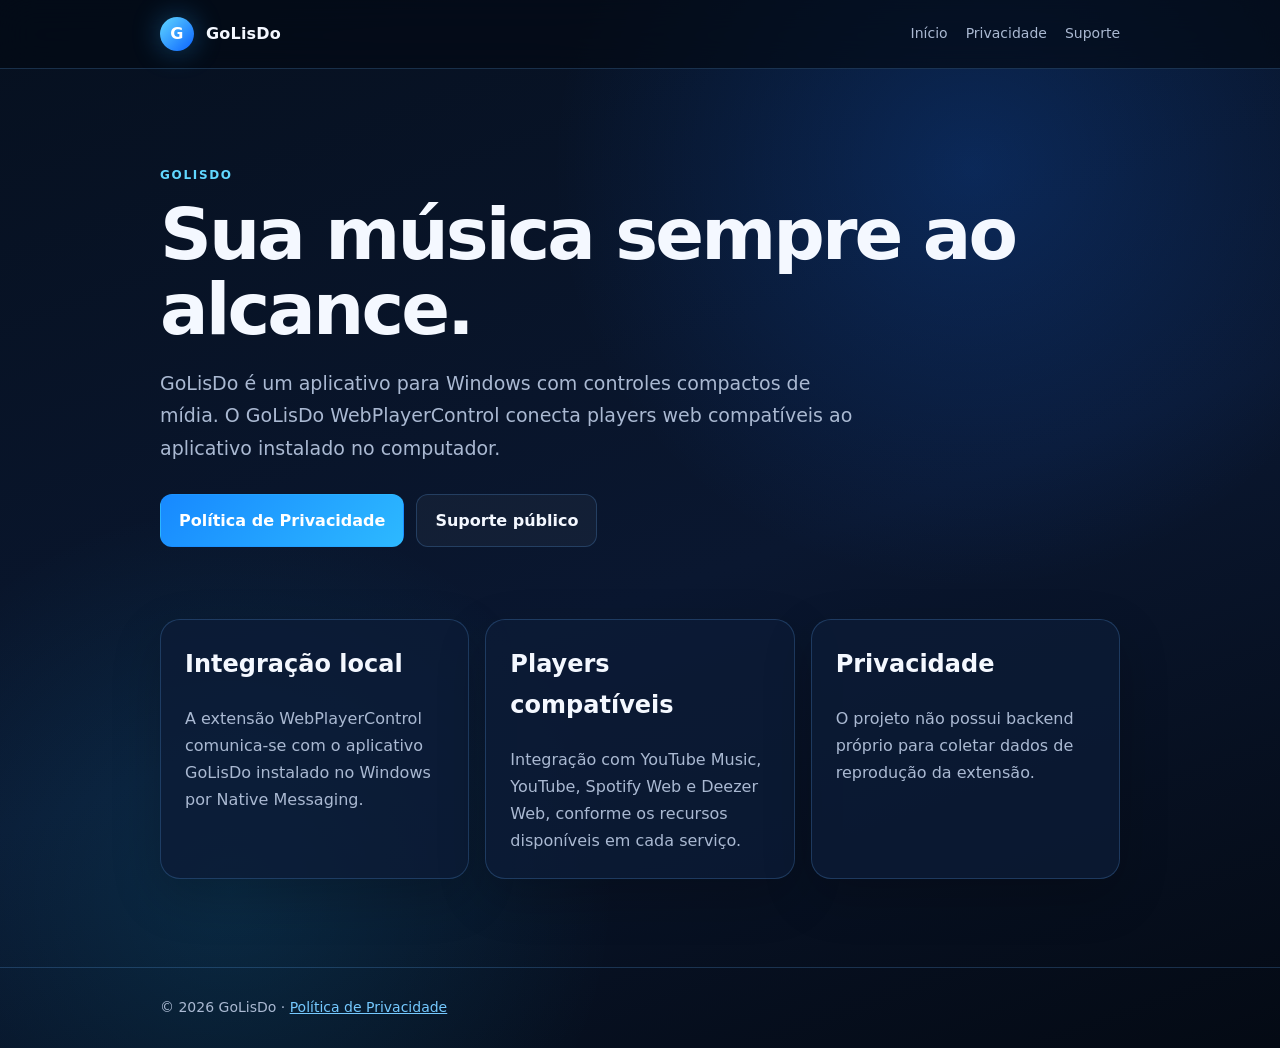
<file: site/index.html>
<!doctype html>
<html lang="pt-BR">
<head>
  <meta charset="utf-8">
  <meta name="viewport" content="width=device-width,initial-scale=1">
  <meta name="description" content="GoLisDo — controles de mídia para Windows e integração com players web compatíveis.">
  <title>GoLisDo</title>
  <link rel="stylesheet" href="./assets/styles.css">
</head>
<body>
<header>
  <nav class="wrap">
    <a class="brand" href="./"><span class="mark">G</span><span>GoLisDo</span></a>
    <div class="navlinks">
      <a href="./">Início</a>
      <a href="./privacy/">Privacidade</a>
      <a href="https://github.com/Videljr/golisdo-site/issues">Suporte</a>
    </div>
  </nav>
</header>

<main>
  <section class="hero wrap">
    <div class="kicker">GoLisDo</div>
    <h1>Sua música sempre ao alcance.</h1>
    <p>GoLisDo é um aplicativo para Windows com controles compactos de mídia. O GoLisDo WebPlayerControl conecta players web compatíveis ao aplicativo instalado no computador.</p>
    <div class="actions">
      <a class="btn primary" href="./privacy/">Política de Privacidade</a>
      <a class="btn secondary" href="https://github.com/Videljr/golisdo-site/issues">Suporte público</a>
    </div>
  </section>

  <section class="grid wrap">
    <div class="card">
      <h2>Integração local</h2>
      <p>A extensão WebPlayerControl comunica-se com o aplicativo GoLisDo instalado no Windows por Native Messaging.</p>
    </div>
    <div class="card">
      <h2>Players compatíveis</h2>
      <p>Integração com YouTube Music, YouTube, Spotify Web e Deezer Web, conforme os recursos disponíveis em cada serviço.</p>
    </div>
    <div class="card">
      <h2>Privacidade</h2>
      <p>O projeto não possui backend próprio para coletar dados de reprodução da extensão.</p>
    </div>
  </section>
</main>

<footer><div class="wrap">© 2026 GoLisDo · <a href="./privacy/">Política de Privacidade</a></div></footer>
</body>
</html>
</file>
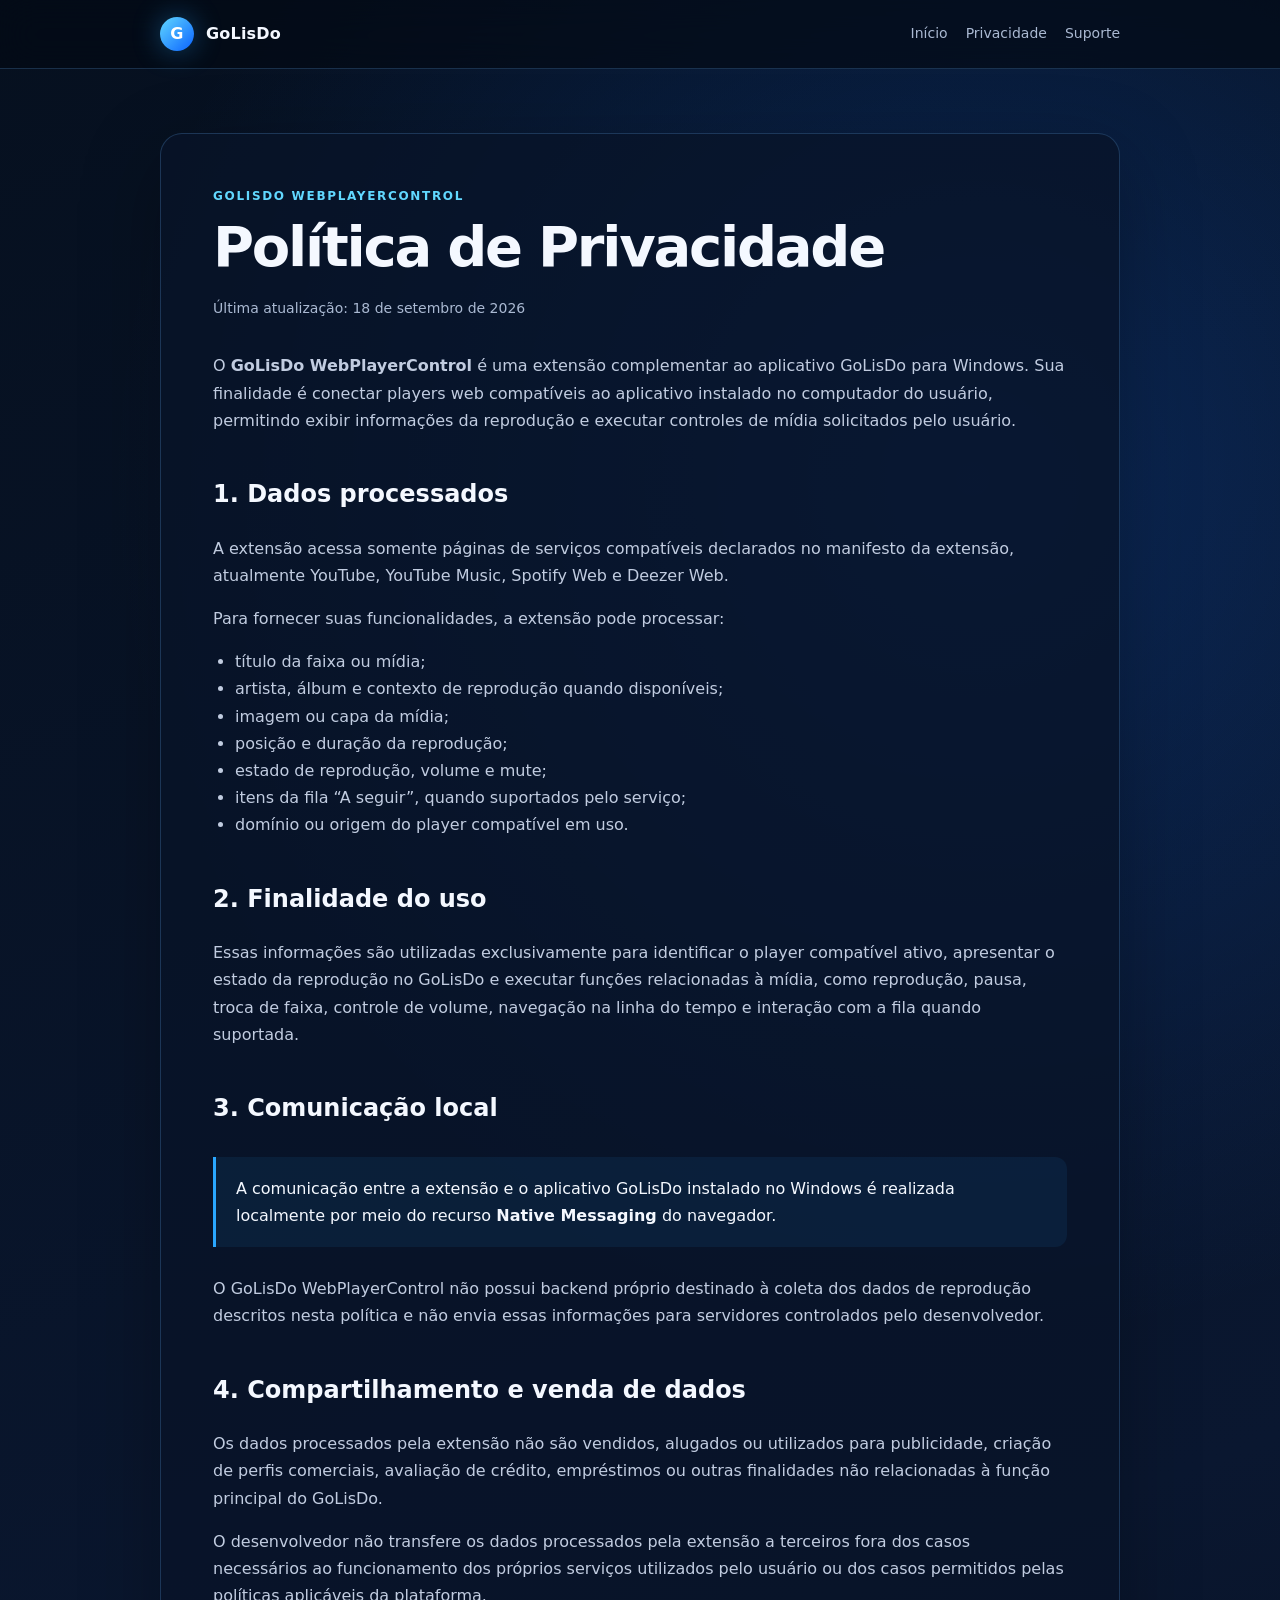
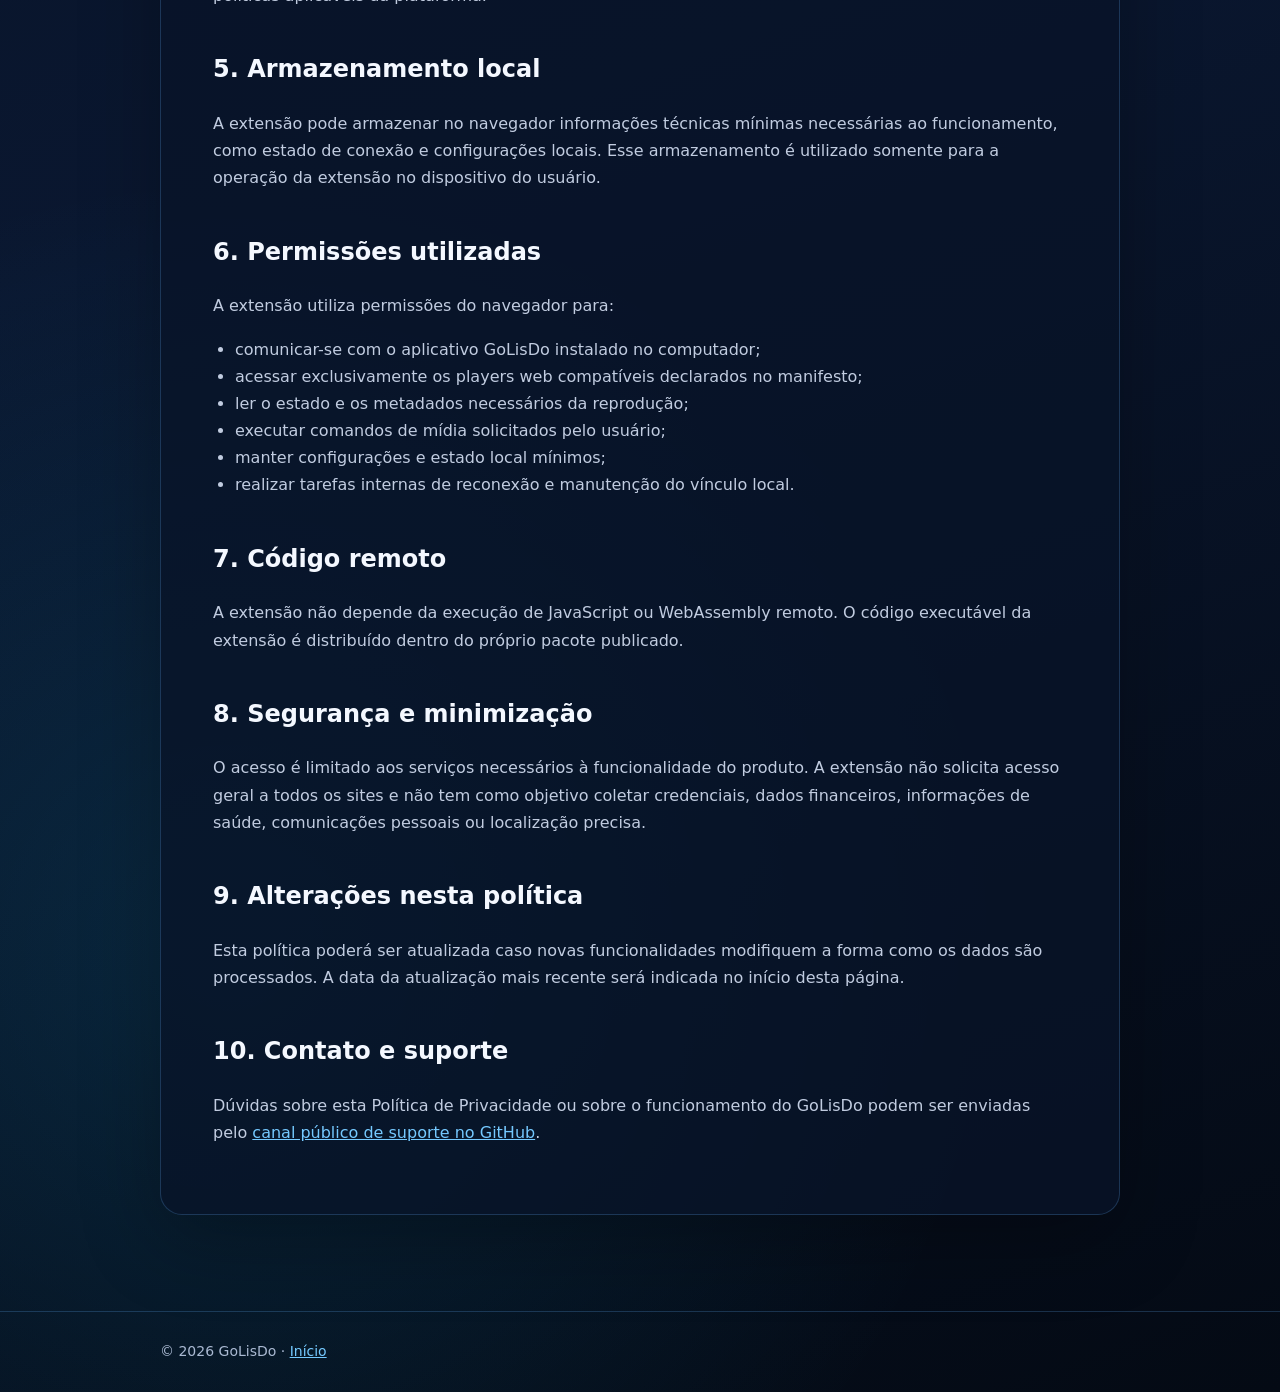
<file: site/privacy/index.html>
<!doctype html>
<html lang="pt-BR">
<head>
  <meta charset="utf-8">
  <meta name="viewport" content="width=device-width,initial-scale=1">
  <meta name="description" content="Política de Privacidade do GoLisDo WebPlayerControl.">
  <title>Política de Privacidade — GoLisDo</title>
  <link rel="stylesheet" href="../assets/styles.css">
</head>
<body>
<header>
  <nav class="wrap">
    <a class="brand" href="../"><span class="mark">G</span><span>GoLisDo</span></a>
    <div class="navlinks">
      <a href="../">Início</a>
      <a href="./">Privacidade</a>
      <a href="https://github.com/Videljr/golisdo-site/issues">Suporte</a>
    </div>
  </nav>
</header>

<main class="policy wrap">
  <article>
    <div class="kicker">GoLisDo WebPlayerControl</div>
    <h1>Política de Privacidade</h1>
    <div class="meta">Última atualização: 18 de setembro de 2026</div>

    <p>O <strong>GoLisDo WebPlayerControl</strong> é uma extensão complementar ao aplicativo GoLisDo para Windows. Sua finalidade é conectar players web compatíveis ao aplicativo instalado no computador do usuário, permitindo exibir informações da reprodução e executar controles de mídia solicitados pelo usuário.</p>

    <h2>1. Dados processados</h2>
    <p>A extensão acessa somente páginas de serviços compatíveis declarados no manifesto da extensão, atualmente YouTube, YouTube Music, Spotify Web e Deezer Web.</p>
    <p>Para fornecer suas funcionalidades, a extensão pode processar:</p>
    <ul>
      <li>título da faixa ou mídia;</li>
      <li>artista, álbum e contexto de reprodução quando disponíveis;</li>
      <li>imagem ou capa da mídia;</li>
      <li>posição e duração da reprodução;</li>
      <li>estado de reprodução, volume e mute;</li>
      <li>itens da fila “A seguir”, quando suportados pelo serviço;</li>
      <li>domínio ou origem do player compatível em uso.</li>
    </ul>

    <h2>2. Finalidade do uso</h2>
    <p>Essas informações são utilizadas exclusivamente para identificar o player compatível ativo, apresentar o estado da reprodução no GoLisDo e executar funções relacionadas à mídia, como reprodução, pausa, troca de faixa, controle de volume, navegação na linha do tempo e interação com a fila quando suportada.</p>

    <h2>3. Comunicação local</h2>
    <div class="notice">
      A comunicação entre a extensão e o aplicativo GoLisDo instalado no Windows é realizada localmente por meio do recurso <strong>Native Messaging</strong> do navegador.
    </div>
    <p>O GoLisDo WebPlayerControl não possui backend próprio destinado à coleta dos dados de reprodução descritos nesta política e não envia essas informações para servidores controlados pelo desenvolvedor.</p>

    <h2>4. Compartilhamento e venda de dados</h2>
    <p>Os dados processados pela extensão não são vendidos, alugados ou utilizados para publicidade, criação de perfis comerciais, avaliação de crédito, empréstimos ou outras finalidades não relacionadas à função principal do GoLisDo.</p>
    <p>O desenvolvedor não transfere os dados processados pela extensão a terceiros fora dos casos necessários ao funcionamento dos próprios serviços utilizados pelo usuário ou dos casos permitidos pelas políticas aplicáveis da plataforma.</p>

    <h2>5. Armazenamento local</h2>
    <p>A extensão pode armazenar no navegador informações técnicas mínimas necessárias ao funcionamento, como estado de conexão e configurações locais. Esse armazenamento é utilizado somente para a operação da extensão no dispositivo do usuário.</p>

    <h2>6. Permissões utilizadas</h2>
    <p>A extensão utiliza permissões do navegador para:</p>
    <ul>
      <li>comunicar-se com o aplicativo GoLisDo instalado no computador;</li>
      <li>acessar exclusivamente os players web compatíveis declarados no manifesto;</li>
      <li>ler o estado e os metadados necessários da reprodução;</li>
      <li>executar comandos de mídia solicitados pelo usuário;</li>
      <li>manter configurações e estado local mínimos;</li>
      <li>realizar tarefas internas de reconexão e manutenção do vínculo local.</li>
    </ul>

    <h2>7. Código remoto</h2>
    <p>A extensão não depende da execução de JavaScript ou WebAssembly remoto. O código executável da extensão é distribuído dentro do próprio pacote publicado.</p>

    <h2>8. Segurança e minimização</h2>
    <p>O acesso é limitado aos serviços necessários à funcionalidade do produto. A extensão não solicita acesso geral a todos os sites e não tem como objetivo coletar credenciais, dados financeiros, informações de saúde, comunicações pessoais ou localização precisa.</p>

    <h2>9. Alterações nesta política</h2>
    <p>Esta política poderá ser atualizada caso novas funcionalidades modifiquem a forma como os dados são processados. A data da atualização mais recente será indicada no início desta página.</p>

    <h2>10. Contato e suporte</h2>
    <p>Dúvidas sobre esta Política de Privacidade ou sobre o funcionamento do GoLisDo podem ser enviadas pelo <a href="https://github.com/Videljr/golisdo-site/issues">canal público de suporte no GitHub</a>.</p>
  </article>
</main>

<footer><div class="wrap">© 2026 GoLisDo · <a href="../">Início</a></div></footer>
</body>
</html>
</file>
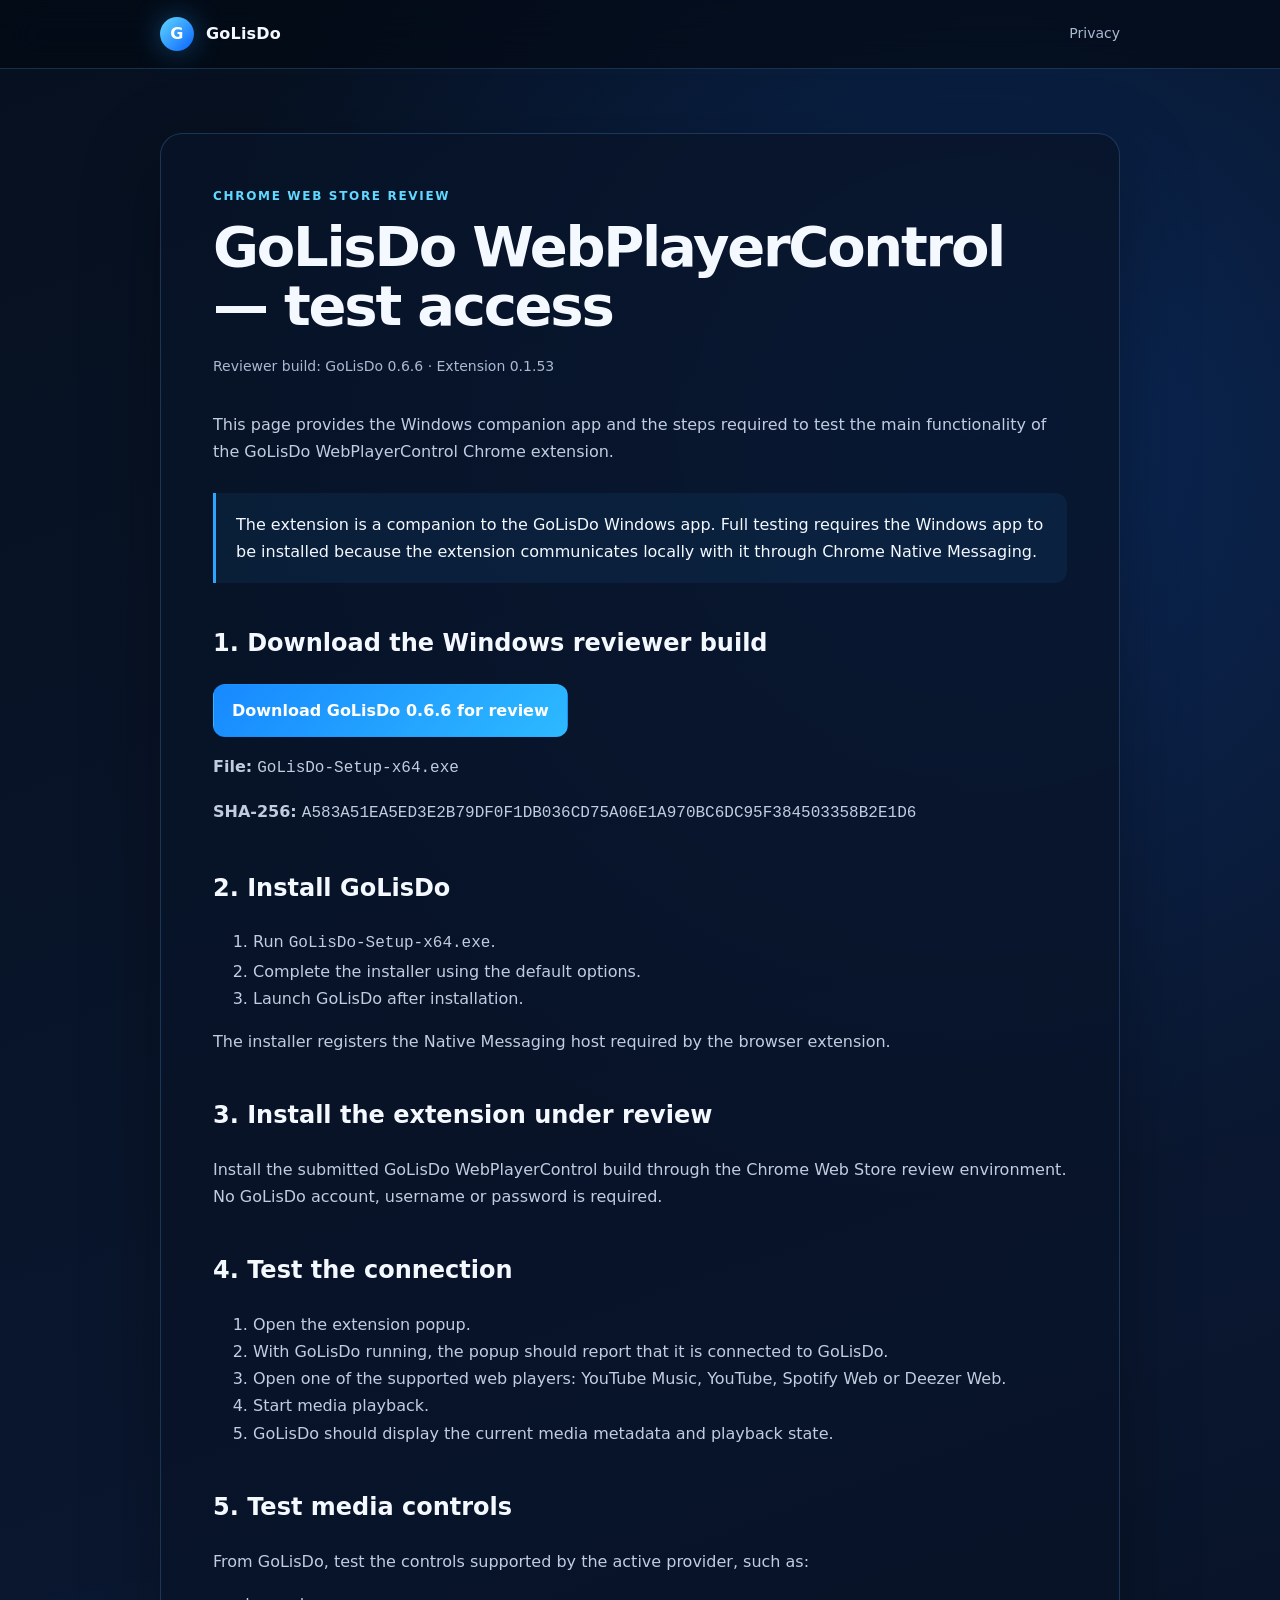
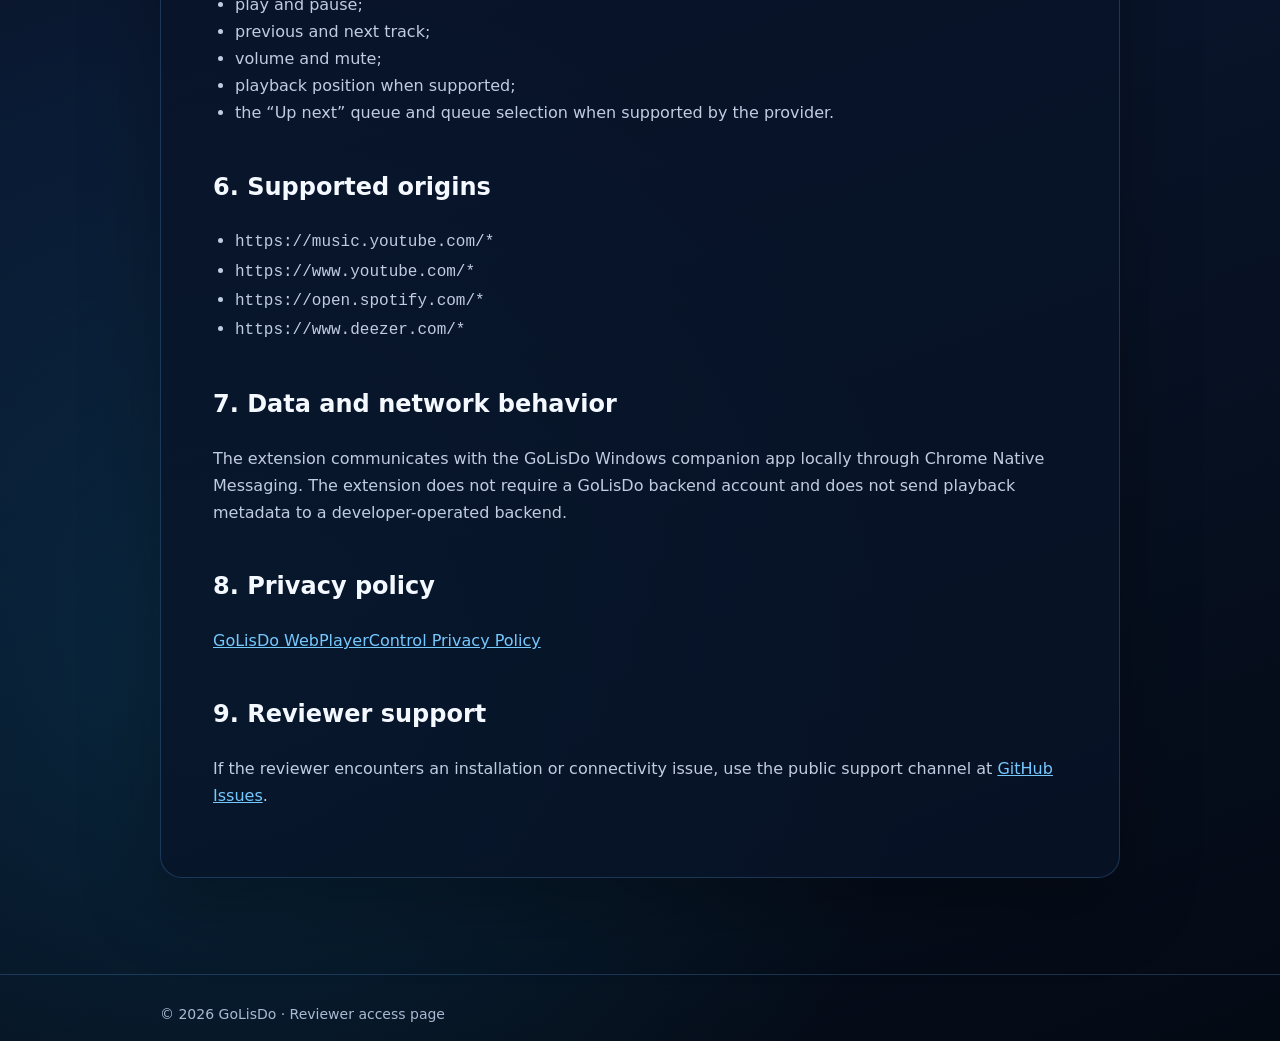
<file: site/reviewer/index.html>
<!doctype html>
<html lang="en">
<head>
  <meta charset="utf-8">
  <meta name="viewport" content="width=device-width,initial-scale=1">
  <meta name="robots" content="noindex,nofollow,noarchive">
  <meta name="description" content="GoLisDo WebPlayerControl review instructions for Chrome Web Store reviewers.">
  <title>GoLisDo WebPlayerControl — Reviewer Access</title>
  <link rel="stylesheet" href="../assets/styles.css">
</head>
<body>
<header>
  <nav class="wrap">
    <a class="brand" href="../"><span class="mark">G</span><span>GoLisDo</span></a>
    <div class="navlinks">
      <a href="../privacy/">Privacy</a>
    </div>
  </nav>
</header>

<main class="policy wrap">
  <article>
    <div class="kicker">Chrome Web Store review</div>
    <h1>GoLisDo WebPlayerControl — test access</h1>
    <div class="meta">Reviewer build: GoLisDo 0.6.6 · Extension 0.1.53</div>

    <p>This page provides the Windows companion app and the steps required to test the main functionality of the GoLisDo WebPlayerControl Chrome extension.</p>

    <div class="notice">
      The extension is a companion to the GoLisDo Windows app. Full testing requires the Windows app to be installed because the extension communicates locally with it through Chrome Native Messaging.
    </div>

    <h2>1. Download the Windows reviewer build</h2>
    <p>
      <a class="btn primary" href="https://github.com/Videljr/golisdo-site/releases/download/reviewer-0.6.6/GoLisDo-Setup-x64.exe">
        Download GoLisDo 0.6.6 for review
      </a>
    </p>
    <p><strong>File:</strong> <code>GoLisDo-Setup-x64.exe</code></p>
    <p><strong>SHA-256:</strong> <code>A583A51EA5ED3E2B79DF0F1DB036CD75A06E1A970BC6DC95F384503358B2E1D6</code></p>

    <h2>2. Install GoLisDo</h2>
    <ol>
      <li>Run <code>GoLisDo-Setup-x64.exe</code>.</li>
      <li>Complete the installer using the default options.</li>
      <li>Launch GoLisDo after installation.</li>
    </ol>
    <p>The installer registers the Native Messaging host required by the browser extension.</p>

    <h2>3. Install the extension under review</h2>
    <p>Install the submitted GoLisDo WebPlayerControl build through the Chrome Web Store review environment. No GoLisDo account, username or password is required.</p>

    <h2>4. Test the connection</h2>
    <ol>
      <li>Open the extension popup.</li>
      <li>With GoLisDo running, the popup should report that it is connected to GoLisDo.</li>
      <li>Open one of the supported web players: YouTube Music, YouTube, Spotify Web or Deezer Web.</li>
      <li>Start media playback.</li>
      <li>GoLisDo should display the current media metadata and playback state.</li>
    </ol>

    <h2>5. Test media controls</h2>
    <p>From GoLisDo, test the controls supported by the active provider, such as:</p>
    <ul>
      <li>play and pause;</li>
      <li>previous and next track;</li>
      <li>volume and mute;</li>
      <li>playback position when supported;</li>
      <li>the “Up next” queue and queue selection when supported by the provider.</li>
    </ul>

    <h2>6. Supported origins</h2>
    <ul>
      <li><code>https://music.youtube.com/*</code></li>
      <li><code>https://www.youtube.com/*</code></li>
      <li><code>https://open.spotify.com/*</code></li>
      <li><code>https://www.deezer.com/*</code></li>
    </ul>

    <h2>7. Data and network behavior</h2>
    <p>The extension communicates with the GoLisDo Windows companion app locally through Chrome Native Messaging. The extension does not require a GoLisDo backend account and does not send playback metadata to a developer-operated backend.</p>

    <h2>8. Privacy policy</h2>
    <p><a href="../privacy/">GoLisDo WebPlayerControl Privacy Policy</a></p>

    <h2>9. Reviewer support</h2>
    <p>If the reviewer encounters an installation or connectivity issue, use the public support channel at <a href="https://github.com/Videljr/golisdo-site/issues">GitHub Issues</a>.</p>
  </article>
</main>

<footer><div class="wrap">© 2026 GoLisDo · Reviewer access page</div></footer>
</body>
</html>
</file>
<file: site/assets/styles.css>
:root{
  color-scheme:dark;
  --bg:#06101f;
  --bg2:#0a1730;
  --panel:rgba(12,28,54,.78);
  --line:rgba(101,178,255,.22);
  --text:#f4f8ff;
  --muted:#aab9d2;
  --blue:#2aa7ff;
  --cyan:#61d8ff;
  --max:960px;
}
*{box-sizing:border-box}
html{scroll-behavior:smooth}
body{
  margin:0;
  font:16px/1.7 Inter,ui-sans-serif,system-ui,-apple-system,BlinkMacSystemFont,"Segoe UI",sans-serif;
  color:var(--text);
  background:
    radial-gradient(circle at 76% 16%,rgba(20,112,255,.22),transparent 32%),
    radial-gradient(circle at 18% 85%,rgba(21,200,255,.12),transparent 28%),
    linear-gradient(160deg,var(--bg),var(--bg2) 55%,#040a14);
  min-height:100vh;
}
a{color:#75c9ff}
a:hover{color:#a9e2ff}
.wrap{width:min(calc(100% - 40px),var(--max));margin:auto}
header{
  position:sticky;top:0;z-index:10;
  backdrop-filter:blur(18px);
  background:rgba(4,10,20,.68);
  border-bottom:1px solid var(--line);
}
nav{min-height:68px;display:flex;align-items:center;justify-content:space-between;gap:24px}
.brand{display:flex;align-items:center;gap:12px;text-decoration:none;color:var(--text);font-weight:800;letter-spacing:.2px}
.mark{
  width:34px;height:34px;border-radius:50%;
  display:grid;place-items:center;
  background:linear-gradient(135deg,var(--cyan),#0a62ff);
  box-shadow:0 0 28px rgba(42,167,255,.38);
  color:white;font-weight:900;
}
.navlinks{display:flex;gap:18px;align-items:center}
.navlinks a{text-decoration:none;color:var(--muted);font-size:14px}
.navlinks a:hover{color:white}
.hero{padding:96px 0 72px}
.kicker{color:var(--cyan);font-weight:800;text-transform:uppercase;letter-spacing:.14em;font-size:12px}
h1{font-size:clamp(40px,7vw,72px);line-height:1.04;margin:12px 0 20px;letter-spacing:-.04em}
.hero p{max-width:700px;color:var(--muted);font-size:19px}
.actions{display:flex;flex-wrap:wrap;gap:12px;margin-top:30px}
.btn{
  display:inline-flex;align-items:center;justify-content:center;
  padding:12px 18px;border-radius:12px;text-decoration:none;font-weight:750;
  border:1px solid var(--line);
}
.btn.primary{background:linear-gradient(135deg,#1789ff,#2db9ff);color:white;border-color:transparent}
.btn.secondary{background:rgba(255,255,255,.04);color:var(--text)}
.grid{display:grid;grid-template-columns:repeat(3,1fr);gap:16px;padding-bottom:88px}
.card{
  padding:24px;border-radius:20px;
  background:var(--panel);border:1px solid var(--line);
  box-shadow:0 18px 50px rgba(0,0,0,.2);
}
.card h2,.card h3{margin-top:0}
.card p{color:var(--muted);margin-bottom:0}
main.policy{padding:64px 0 96px}
.policy article{
  background:rgba(8,20,40,.78);
  border:1px solid var(--line);
  border-radius:22px;
  padding:clamp(24px,5vw,52px);
  box-shadow:0 24px 80px rgba(0,0,0,.28);
}
.policy h1{font-size:clamp(34px,6vw,56px)}
.policy h2{margin-top:40px;font-size:24px}
.policy p,.policy li{color:#c1cce0}
.policy ul{padding-left:22px}
.meta{color:var(--muted);font-size:14px;margin-bottom:32px}
.notice{
  margin:28px 0;padding:18px 20px;border-left:3px solid var(--blue);
  background:rgba(42,167,255,.08);border-radius:0 12px 12px 0;
}
footer{border-top:1px solid var(--line);padding:28px 0;color:var(--muted);font-size:14px}
@media(max-width:760px){
  .grid{grid-template-columns:1fr}
  .navlinks{gap:10px}
  .navlinks a:nth-child(1){display:none}
  .hero{padding-top:72px}
}
</file>
